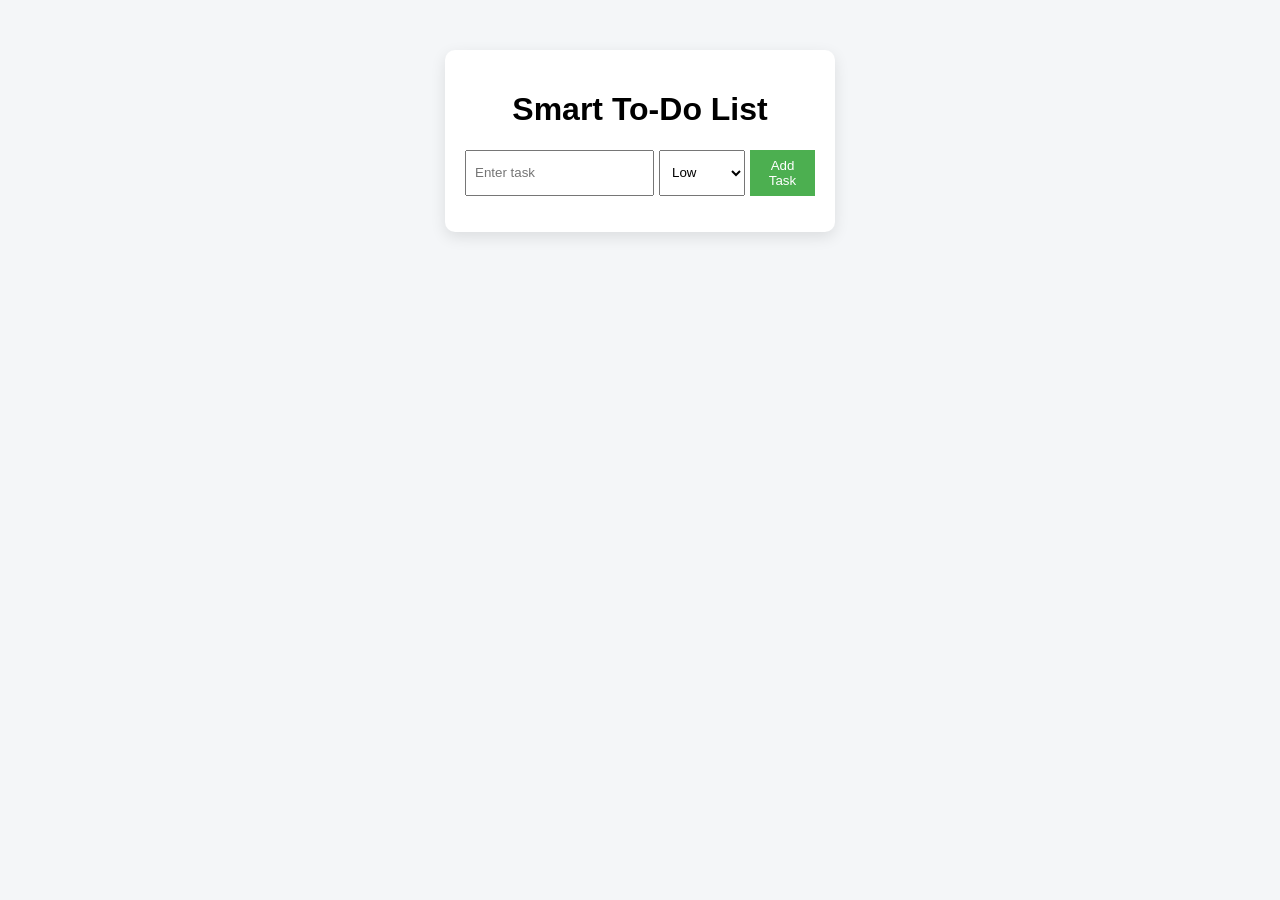
<file: index.html>
<!DOCTYPE html>
<html>
<head>
<title>Smart To-Do App</title>
<link rel="stylesheet" href="style.css">
</head>

<body>

<div class="container">

<h1>Smart To-Do List</h1>

<div class="task-input">

<input type="text" id="taskInput" placeholder="Enter task">

<select id="priority">
<option value="Low">Low</option>
<option value="Medium">Medium</option>
<option value="High">High</option>
</select>

<button onclick="addTask()">Add Task</button>

</div>

<ul id="taskList"></ul>

</div>

<script src="script.js"></script>

</body>
</html>
</file>
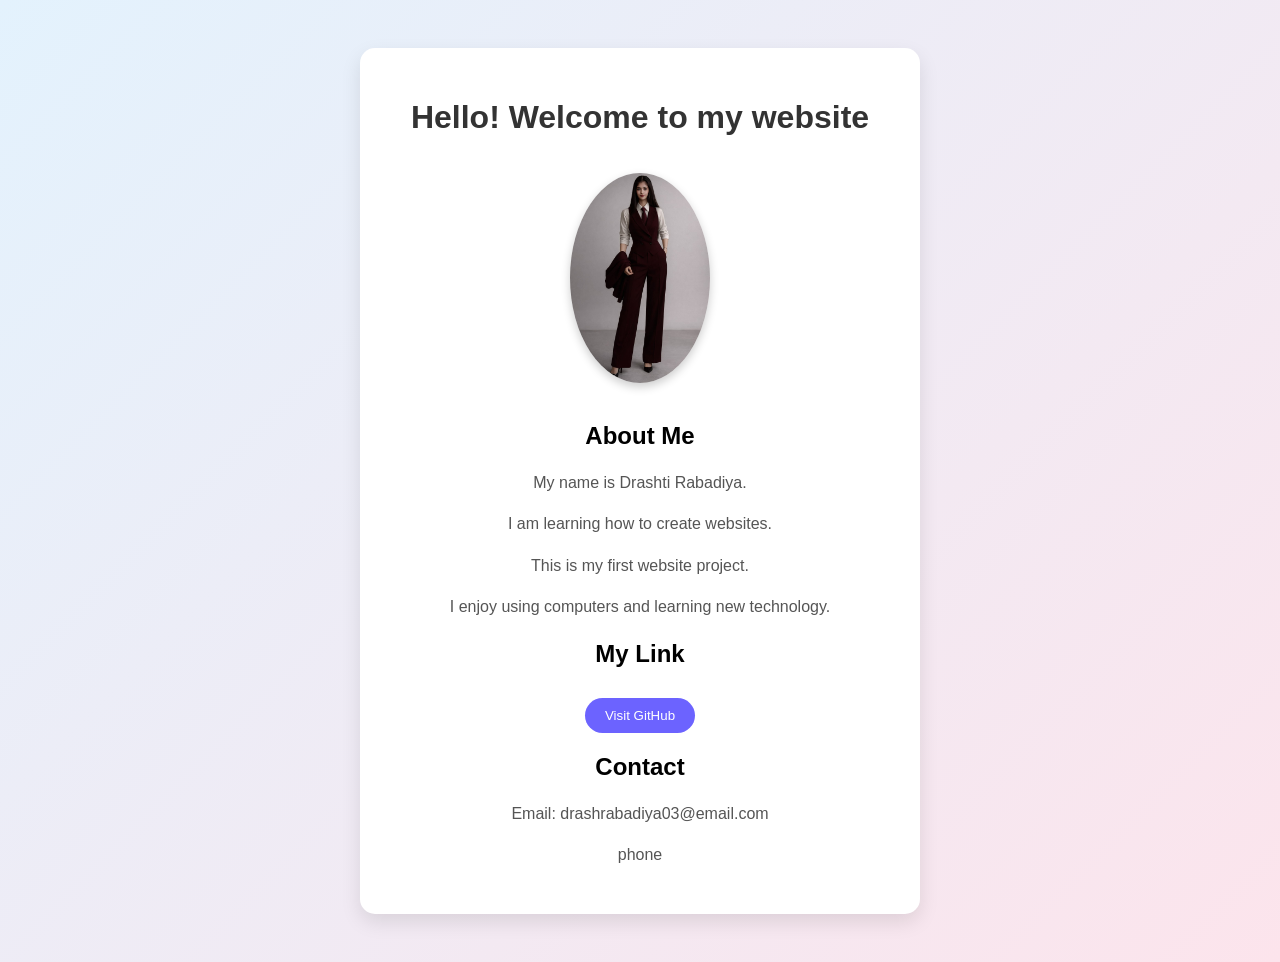
<file: profile.html>
<!DOCTYPE html>
<html>
<head>
<title>Drashti Website</title>

<style>

body{
font-family: Arial, sans-serif;
background: linear-gradient(135deg,#e3f2fd,#fce4ec);
text-align:center;
padding:40px;
}

.container{
background:white;
max-width:500px;
margin:auto;
padding:30px;
border-radius:15px;
box-shadow:0 8px 20px rgba(0,0,0,0.1);
}

h1{
color:#333;
}

img{
width:140px;
border-radius:50%;
margin:15px 0;
box-shadow:0 4px 10px rgba(0,0,0,0.2);
}

p{
color:#555;
line-height:1.6;
}

button{
background:#6c63ff;
color:white;
border:none;
padding:10px 20px;
border-radius:20px;
cursor:pointer;
margin-top:10px;
}

button:hover{
background:#574fd6;
}

</style>

</head>

<body>

<div class="container">

<h1>Hello! Welcome to my website</h1>

<img src="d1.jpeg" alt="My Photo">

<h2>About Me</h2>
<p>My name is Drashti Rabadiya.</p>
<p>I am learning how to create websites.</p>
<p>This is my first website project.</p>
<p>I enjoy using computers and learning new technology.</p>

<h2>My Link</h2>
<a href="https://github.com" target="_blank">
<button>Visit GitHub</button>
</a>

<h2>Contact</h2>
<p>Email: drashrabadiya03@email.com</p>
<p>phone </p>
</div>

</body>
</html>
</file>
<file: style.css>
body{
font-family:Arial;
background:#f4f6f8;
display:flex;
justify-content:center;
margin-top:50px;
}

.container{
background:white;
padding:20px;
width:350px;
border-radius:10px;
box-shadow:0 5px 15px rgba(0,0,0,0.1);
}

h1{
text-align:center;
}

.task-input{
display:flex;
gap:5px;
margin-bottom:15px;
}

input{
flex:1;
padding:8px;
}

select{
padding:8px;
}

button{
padding:8px;
background:#4CAF50;
color:white;
border:none;
cursor:pointer;
}

ul{
padding:0;
}

li{
list-style:none;
padding:10px;
margin-bottom:8px;
background:#eee;
display:flex;
justify-content:space-between;
align-items:center;
border-radius:5px;
}

.completed{
text-decoration:line-through;
opacity:0.6;
}

.delete{
background:red;
color:white;
border:none;
padding:5px;
cursor:pointer;
}
</file>
